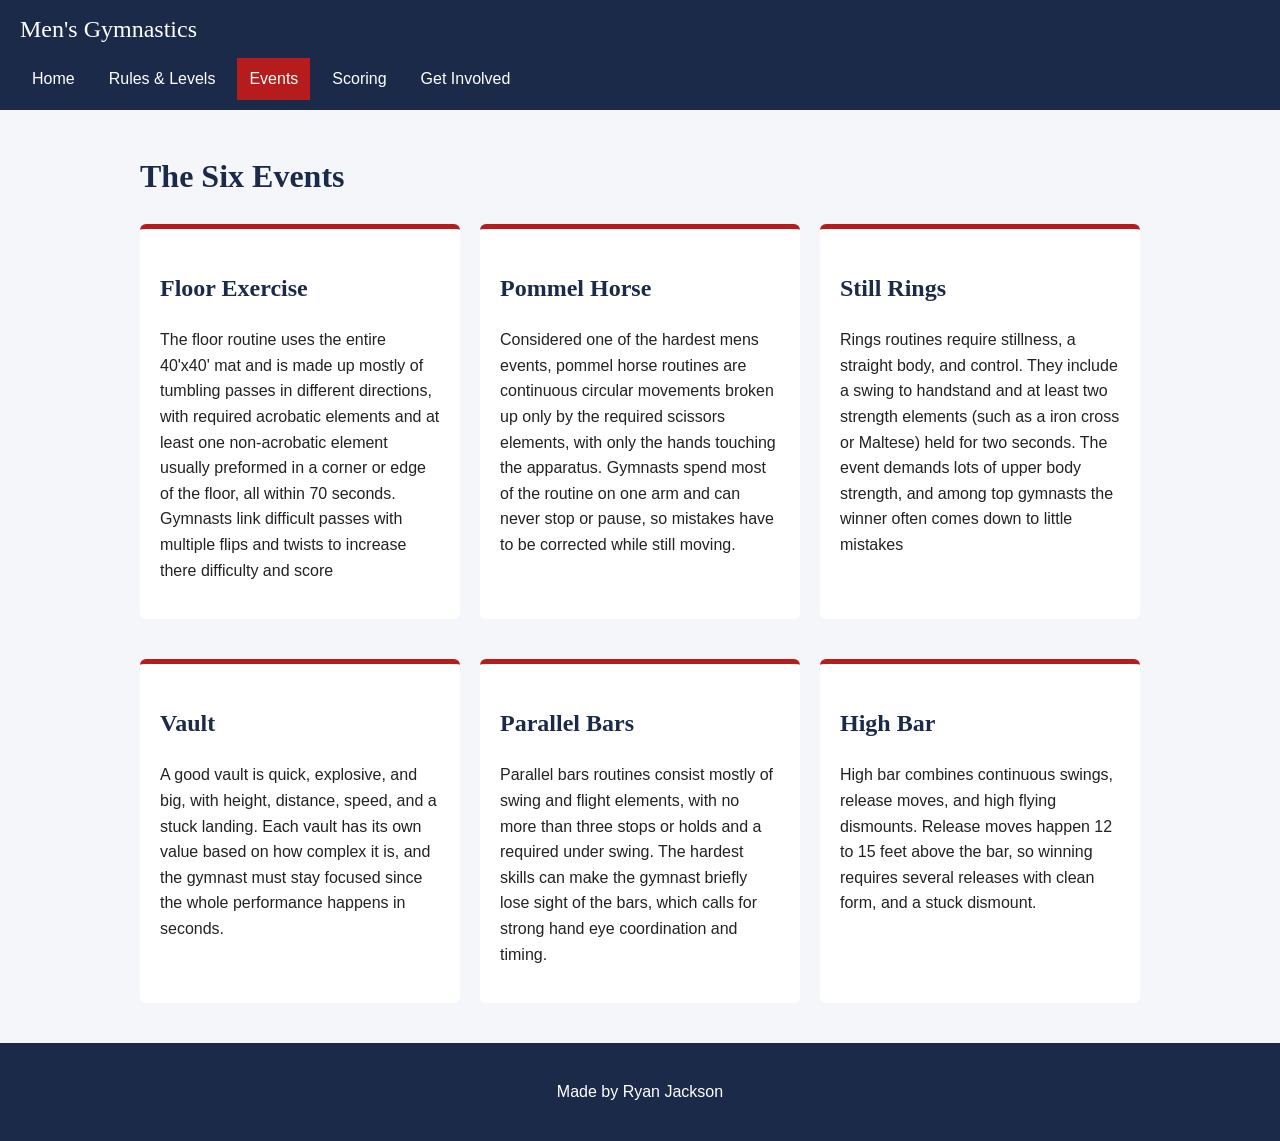
<file: events.html>
<!DOCTYPE html>
<html lang="en">
<head>
  <meta charset="UTF-8">
  <meta name="viewport" content="width=device-width, initial-scale=1.0">
  <title>Events | Men's Gymnastics</title>
  <link rel="stylesheet" href="style.css">
</head>
<body>
  
  <header>
    <p>Men's Gymnastics</p>
    <nav>
      <ul>
        <li><a href="index.html">Home</a></li>
        <li><a href="rules.html">Rules &amp; Levels</a></li>
        <li><a href="events.html" aria-current="page">Events</a></li>
        <li><a href="scoring.html">Scoring</a></li>
        <li><a href="join.html">Get Involved</a></li>
      </ul>
    </nav>
  </header>

  <main>
    <h1>The Six Events</h1>

    
    <div class="events">
      <section class="box">
        <h2>Floor Exercise</h2>
        <p>The floor routine uses the entire 40'x40' mat and is made up mostly of tumbling passes in different directions, with required acrobatic elements and at least one non-acrobatic element usually preformed in a corner or edge of the floor, all within 70 seconds. Gymnasts link difficult passes with multiple flips and twists to increase there difficulty and score</p>
      </section>
      <section class="box">
        <h2>Pommel Horse</h2>
        <p>Considered one of the hardest mens events, pommel horse routines are continuous circular movements broken up only by the required scissors elements, with only the hands touching the apparatus. Gymnasts spend most of the routine on one arm and can never stop or pause, so mistakes have to be corrected while still moving.</p>
      </section>
      <section class="box">
        <h2>Still Rings</h2>
        <p>Rings routines require stillness, a straight body, and control. They include a swing to handstand and at least two strength elements (such as a iron cross or Maltese) held for two seconds. The event demands lots of upper body strength, and among top gymnasts the winner often comes down to little mistakes</p>
      </section>
      <section class="box">
        <h2>Vault</h2>
        <p>A good vault is quick, explosive, and big, with height, distance, speed, and a stuck landing. Each vault has its own value based on how complex it is, and the gymnast must stay focused since the whole performance happens in seconds.</p>
      </section>
      <section class="box">
        <h2>Parallel Bars</h2>
        <p>Parallel bars routines consist mostly of swing and flight elements, with no more than three stops or holds and a required under swing. The hardest skills can make the gymnast briefly lose sight of the bars, which calls for strong hand eye coordination and timing.</p>
      </section>
      <section class="box">
        <h2>High Bar</h2>
        <p>High bar combines continuous swings, release moves, and high flying dismounts. Release moves happen 12 to 15 feet above the bar, so winning requires several releases with clean form, and a stuck dismount.</p>
      </section>
    </div>
  </main>

  
  <footer>
    <p>Made by Ryan Jackson</p>
  </footer>
</body>
</html>
</file>
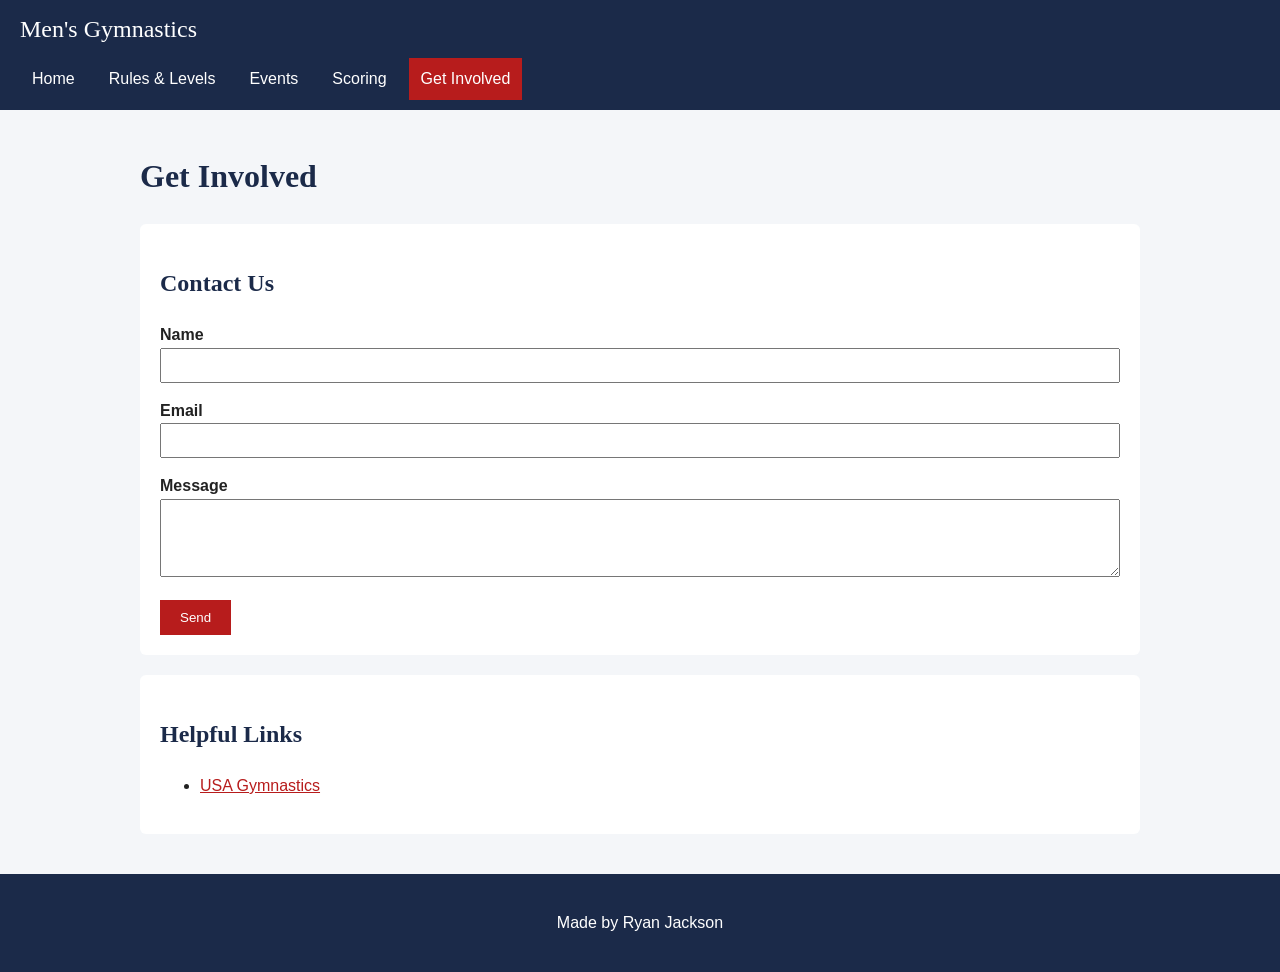
<file: join.html>
<!DOCTYPE html>
<html lang="en">
<head>
  <meta charset="UTF-8">
  <meta name="viewport" content="width=device-width, initial-scale=1.0">
  <title>Get Involved | Men's Gymnastics</title>
  <link rel="stylesheet" href="style.css">
</head>
<body>

  <header>
    <p>Men's Gymnastics</p>
    <nav>
      <ul>
        <li><a href="index.html">Home</a></li>
        <li><a href="rules.html">Rules &amp; Levels</a></li>
        <li><a href="events.html">Events</a></li>
        <li><a href="scoring.html">Scoring</a></li>
        <li><a href="join.html" aria-current="page">Get Involved</a></li>
      </ul>
    </nav>
  </header>

  <main>
    <h1>Get Involved</h1>

    <section class="box">
      <h2>Contact Us</h2>
      <form>
        <label for="name">Name</label>
        <input type="text" id="name" name="name" required>

        <label for="email">Email</label>
        <input type="email" id="email" name="email" required>

        <label for="message">Message</label>
        <textarea id="message" name="message" rows="4" required></textarea>

        <button type="submit">Send</button>
      </form>
    </section>

    <section class="box">
      <h2>Helpful Links</h2>
      <ul>
        <li><a href="https://usagym.org">USA Gymnastics</a></li>
      </ul>
    </section>
  </main>

  <footer>
    <p>Made by Ryan Jackson</p>
  </footer>
</body>
</html>
</file>
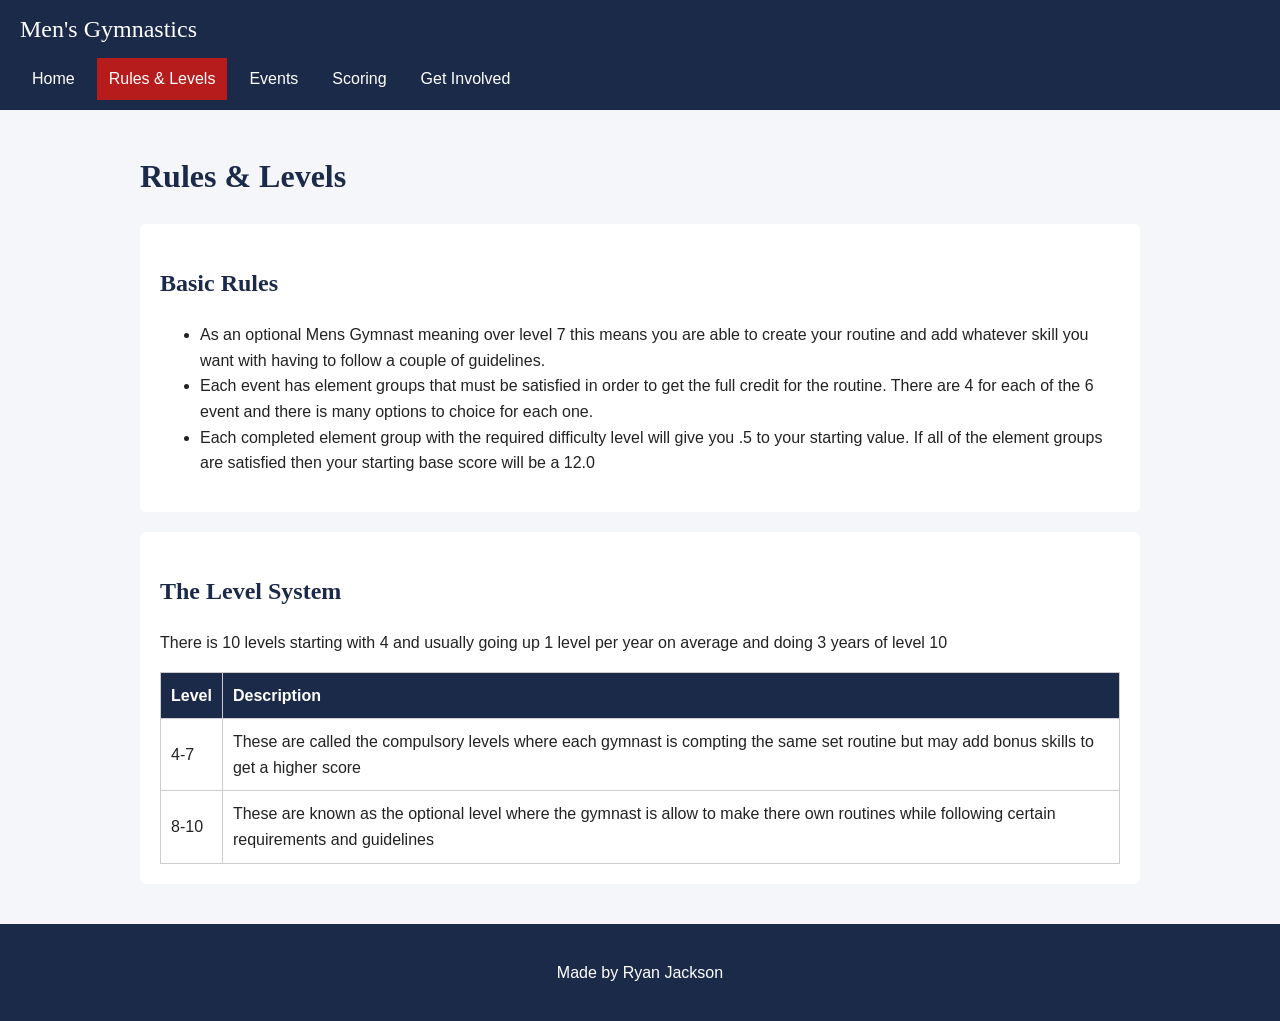
<file: rules.html>
<!DOCTYPE html>
<html lang="en">
<head>
  <meta charset="UTF-8">
  <meta name="viewport" content="width=device-width, initial-scale=1.0">
  <title>Rules &amp; Levels | Men's Gymnastics</title>
  <link rel="stylesheet" href="style.css">
</head>
<body>
  
  <header>
    <p>Men's Gymnastics</p>
    <nav>
      <ul>
        <li><a href="index.html">Home</a></li>
        <li><a href="rules.html" aria-current="page">Rules &amp; Levels</a></li>
        <li><a href="events.html">Events</a></li>
        <li><a href="scoring.html">Scoring</a></li>
        <li><a href="join.html">Get Involved</a></li>
      </ul>
    </nav>
  </header>

  <main>
    <h1>Rules &amp; Levels</h1>

   
    <section class="box">
      <h2>Basic Rules</h2>
      <ul>
        <li>As an optional Mens Gymnast meaning over level 7 this means you are able to create your routine and add whatever skill you want
          with having to follow a couple of guidelines.
        </li>
        <li>Each event has element groups that must be satisfied in order to get the full credit for the routine.
          There are 4 for each of the 6 event and there is many options to choice for each one.
        </li>
        <li>Each completed element group with the required difficulty level will give you .5 to your starting value.
          If all of the element groups are satisfied then your starting base score will be a 12.0
        </li>
      </ul>
    </section>

    
    <section class="box">
      <h2>The Level System</h2>
      <p>There is 10 levels starting with 4 and usually going up 1 level per year on average and doing 3 years of level 10</p>
      <table>
        <tr>
          <th>Level</th>
          <th>Description</th>
        </tr>
        <tr>
          <td>4-7</td>
          <td>These are called the compulsory levels where each gymnast is compting the same set routine but may add bonus skills to get a higher score</td>
        </tr>
        <tr>
          <td>8-10</td>
          <td>These are known as the optional level where the gymnast is allow to make there own routines while following certain requirements and guidelines</td>
        </tr>
      </table>
    </section>
  </main>

  
  <footer>
    <p>Made by Ryan Jackson</p>
  </footer>
</body>
</html>
</file>
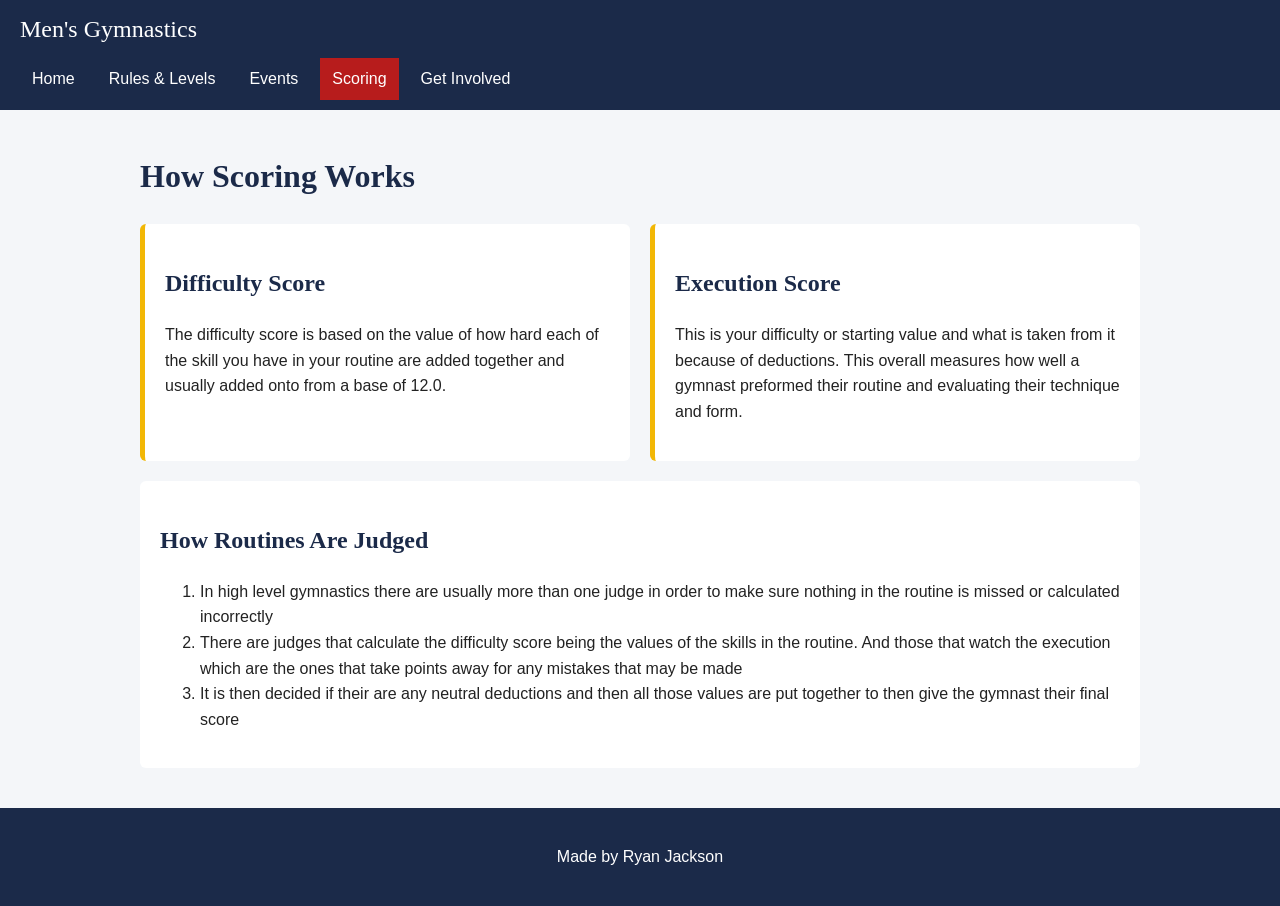
<file: scoring.html>
<!DOCTYPE html>
<html lang="en">
<head>
  <meta charset="UTF-8">
  <meta name="viewport" content="width=device-width, initial-scale=1.0">
  <title>Scoring | Men's Gymnastics</title>
  <link rel="stylesheet" href="style.css">
</head>
<body>
  
  <header>
    <p>Men's Gymnastics</p>
    <nav>
      <ul>
        <li><a href="index.html">Home</a></li>
        <li><a href="rules.html">Rules &amp; Levels</a></li>
        <li><a href="events.html">Events</a></li>
        <li><a href="scoring.html" aria-current="page">Scoring</a></li>
        <li><a href="join.html">Get Involved</a></li>
      </ul>
    </nav>
  </header>

  <main>
    <h1>How Scoring Works</h1>

    <div class="scores">
      <section class="box">
        <h2>Difficulty Score</h2>
        <p>The difficulty score is based on the value of how hard each of the skill you have in your routine are added together and usually added onto from a base of 12.0.
          
        </p>
      </section>
      <section class="box">
        <h2>Execution Score</h2>
        <p>This is your difficulty or starting value and what is taken from it because of deductions. This overall measures how well a gymnast preformed their routine and evaluating their technique and form.</p>
      </section>
    </div>

    <section class="box">
      <h2>How Routines Are Judged</h2>
      <ol>
        <li>In high level gymnastics there are usually more than one judge in order to make sure nothing in the routine is missed or calculated incorrectly</li>
        <li>There are judges that calculate the difficulty score being the values of the skills in the routine. And those that watch the execution which are the ones that take points away for any mistakes that may be made</li>
        <li>It is then decided if their are any neutral deductions and then all those values are put together to then give the gymnast their final score</li>
      </ol>
    </section>
  </main>

  <footer>
    <p>Made by Ryan Jackson</p>
  </footer>
</body>
</html>
</file>
<file: style.css>
body {
  margin: 0;
  font-family: Arial, sans-serif; 
  line-height: 1.6;
  background-color: #f4f6f9;
  color: #222222;
}

h1, h2, h3 {
  font-family: Georgia, serif;  
  color: #1b2a49;
}

.logo {
  display: block;
  width: 100%;
  max-width: 300px;
  height: auto;
  margin: 20px auto;
}

header {
  position: sticky;
  top: 0;
  padding: 10px 20px;
  background-color: #1b2a49;
  color: #ffffff;
}

header p {
  margin: 0;
  font-family: Georgia, serif;
  font-size: 1.5rem;
}

nav ul {
  display: flex;
  gap: 10px;
  margin: 10px 0 0;
  padding: 0;
  list-style: none;
}

nav a {
  display: block;
  padding: 8px 12px;
  color: #ffffff;
  text-decoration: none;
}

nav a:hover,
nav a[aria-current="page"] {
  background-color: #b71c1c;
}


nav a:hover {
  position: relative;
  top: -2px;
}


main {
  max-width: 1000px;
  margin: 0 auto;
  padding: 20px;
}

.box {
  margin-bottom: 20px;
  padding: 20px;
  background-color: #ffffff;
  border-radius: 6px;
}

a {
  color: #b71c1c;
}

footer {
  padding: 20px;
  background-color: #1b2a49;
  color: #ffffff;
  text-align: center;
}

footer a {
  color: #f2b705;
}

table {
  width: 100%;
  border-collapse: collapse;
}

th, td {
  padding: 10px;
  border: 1px solid #cccccc;
  text-align: left;
}

th {
  background-color: #1b2a49;
  color: #ffffff;
}

.events {
  display: flex;
  flex-wrap: wrap;
  gap: 20px;
}

.events .box {
  flex: 1 1 280px;
  border-top: 5px solid #b71c1c;
}

.scores {
  display: flex;
  gap: 20px;
}

.scores .box {
  flex: 1;
  border-left: 5px solid #f2b705;
}


label {
  display: block;
  margin-top: 15px;
  font-weight: bold;
}

input, select, textarea {
  width: 100%;
  padding: 8px;
  box-sizing: border-box;
}
button {
  margin-top: 15px;
  padding: 10px 20px;
  border: none;
  background-color: #b71c1c;
  color: #ffffff;
  cursor: pointer;
}


@media (max-width: 700px) {
  nav ul {
    flex-direction: column;
  }

  
  header {
    position: static;
  }

  .scores {
    flex-direction: column;
  }
}
</file>
